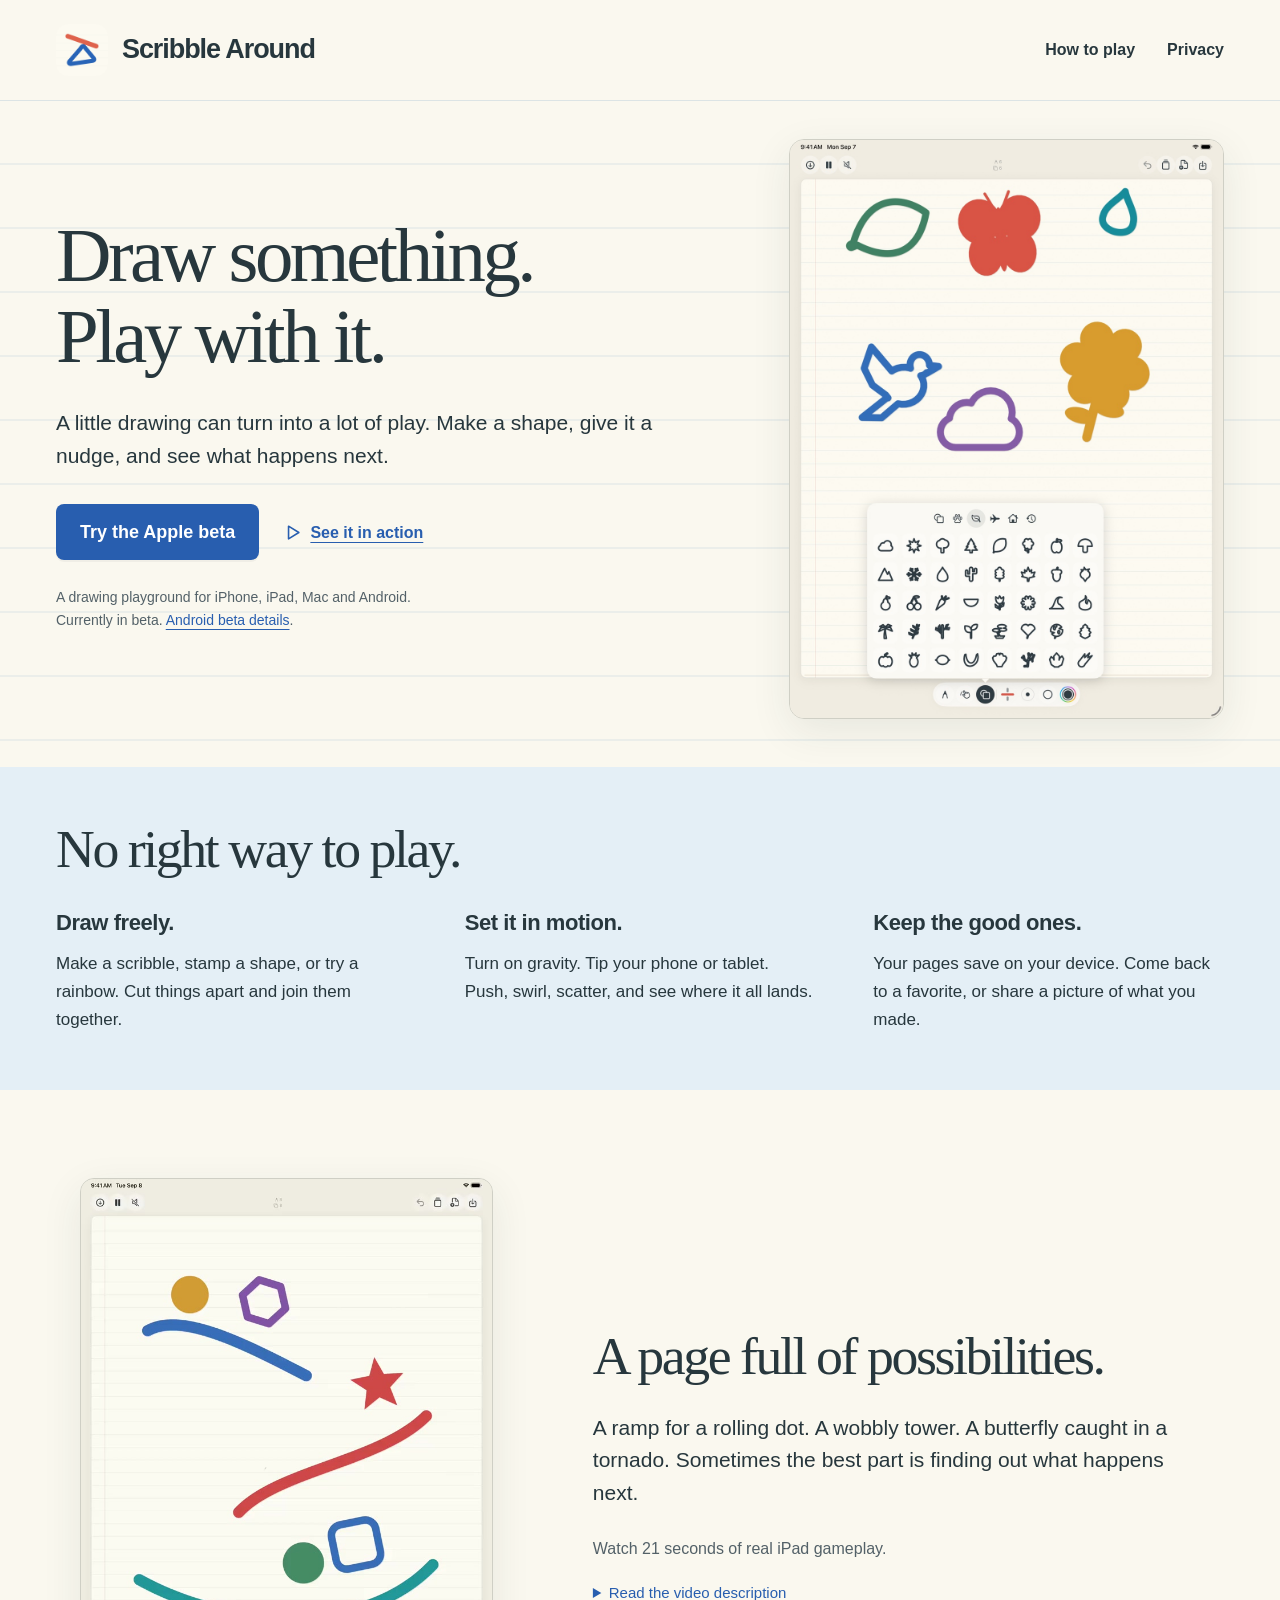
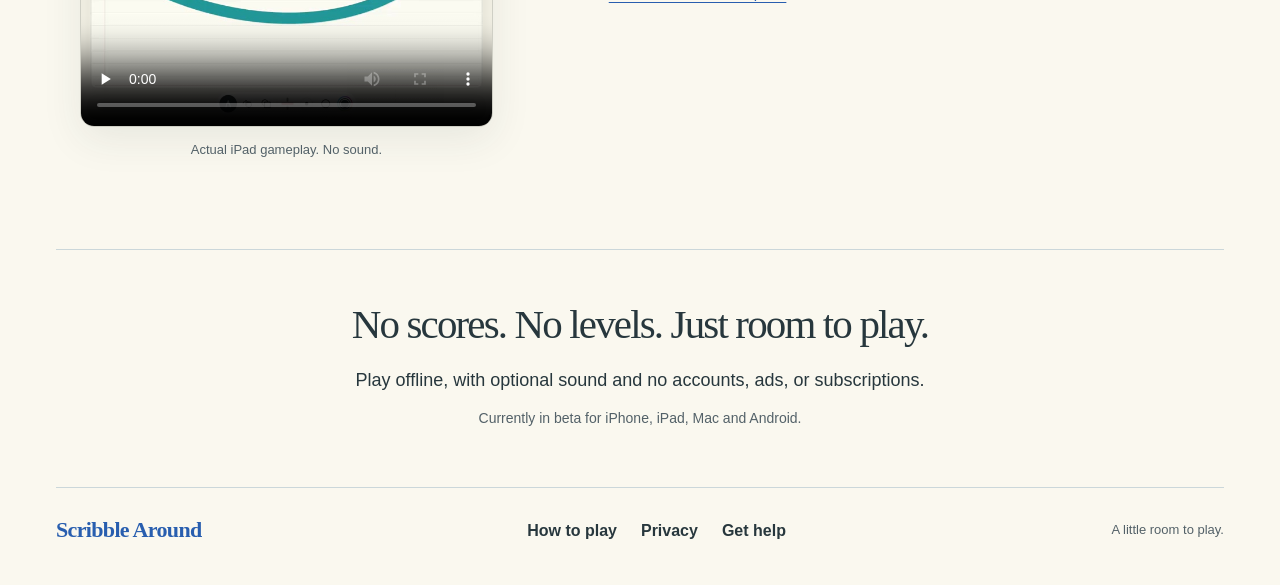
<file: index.html>
<!doctype html>
<html lang="en">
<head>
  <meta charset="utf-8">
  <meta name="viewport" content="width=device-width, initial-scale=1">
  <meta name="color-scheme" content="light dark">
  <meta name="theme-color" content="#faf8ef">
  <title>Scribble Around · Draw something. Play with it.</title>
  <meta name="description" content="An open-ended drawing playground for iPhone, iPad, Mac and Android. Draw, cut, build and see what happens. Currently in beta.">
  <link rel="canonical" href="https://scribblearound.com/">
  <meta property="og:type" content="website">
  <meta property="og:site_name" content="Scribble Around">
  <meta property="og:title" content="Scribble Around · Draw something. Play with it.">
  <meta property="og:description" content="An open-ended drawing playground for iPhone, iPad, Mac and Android. Draw, cut, build and see what happens. Currently in beta.">
  <meta property="og:url" content="https://scribblearound.com/">
  <meta property="og:image" content="https://scribblearound.com/assets/icon-light.png">
  <meta property="og:image:width" content="1024">
  <meta property="og:image:height" content="1024">
  <meta property="og:image:alt" content="A coral line balancing on a blue triangle on ruled paper, the Scribble Around icon.">
  <meta name="twitter:card" content="summary">
  <link rel="icon" type="image/png" href="./assets/icon-light.png">
  <link rel="apple-touch-icon" href="./assets/icon-light.png">
  <link rel="stylesheet" href="./assets/site.css">
</head>
<body>
<a class="skip-link" href="#main">Skip to content</a>
<header class="site-header wrap">
  <a class="brand" href="./" aria-label="Scribble Around home">
    <picture><source srcset="./assets/icon-dark.png" media="(prefers-color-scheme: dark)"><img src="./assets/icon-light.png" width="52" height="52" alt=""></picture>
    <span>Scribble Around</span>
  </a>
  <nav aria-label="Main navigation"><a href="./support/">How to play</a><a href="./privacy/">Privacy</a></nav>
</header>
<main id="main">
  <section class="hero paper-rules">
    <div class="wrap hero-grid">
      <div class="hero-copy">
        <h1>Draw something.<br>Play with it.</h1>
        <p class="lede">A little drawing can turn into a lot of play. Make a shape, give it a nudge, and see what happens next.</p>
        <div class="hero-actions"><a class="button" href="https://testflight.apple.com/join/5W5fPtdy">Try the Apple beta</a><a class="preview-link" href="#in-action"><svg width="22" height="22" viewBox="0 0 24 24" fill="none" aria-hidden="true"><path d="m7 4 13 8-13 8V4Z" stroke="currentColor" stroke-width="2" stroke-linejoin="round"/></svg>See it in action</a></div>
        <p class="availability">A drawing playground for iPhone, iPad, Mac and Android.<br>Currently in beta. <a href="https://danbretl.com/try">Android beta details</a>.</p>
      </div>
      <figure class="hero-media">
        <img src="./assets/shapes.jpg" width="1080" height="1440" fetchpriority="high" alt="An iPad canvas with a green leaf, coral butterfly, blue bird and other colorful shapes above the open Shapes bank.">
      </figure>
    </div>
  </section>
  <section class="possibilities" aria-labelledby="play-heading">
    <div class="wrap">
      <h2 id="play-heading">No right way to play.</h2>
      <div class="feature-columns">
        <div><h3>Draw freely.</h3><p>Make a scribble, stamp a shape, or try a rainbow. Cut things apart and join them together.</p></div>
        <div><h3>Set it in motion.</h3><p>Turn on gravity. Tip your phone or tablet. Push, swirl, scatter, and see where it all lands.</p></div>
        <div><h3>Keep the good ones.</h3><p>Your pages save on your device. Come back to a favorite, or share a picture of what you made.</p></div>
      </div>
    </div>
  </section>
  <section class="watch wrap" id="in-action" aria-labelledby="watch-heading">
    <figure class="video-frame">
      <video controls playsinline preload="none" poster="./assets/play-poster.jpg" width="720" height="960" aria-label="Scribble Around gameplay on iPad" aria-describedby="video-description">
        <source src="./assets/play.mp4" type="video/mp4">
        <p>Your browser cannot play this video. <a href="./assets/play.mp4">Open the gameplay video</a> or read its description beside it.</p>
      </video>
      <figcaption>Actual iPad gameplay. No sound.</figcaption>
    </figure>
    <div class="watch-copy">
      <h2 id="watch-heading">A page full of possibilities.</h2>
      <p class="lede">A ramp for a rolling dot. A wobbly tower. A butterfly caught in a tornado. Sometimes the best part is finding out what happens next.</p>
      <p>Watch 21 seconds of real iPad gameplay.</p>
      <details id="video-description"><summary>Read the video description</summary><div><p><strong>0–7 seconds:</strong> Colorful curves and shapes fall, collide and settle when gravity turns on.</p><p><strong>7–14 seconds:</strong> A stroke cuts a blue ring in two. The Push tool moves the pieces apart.</p><p><strong>14–21 seconds:</strong> Shapes swirl around a held Tornado and keep moving after it is released.</p></div></details>
    </div>
  </section>
  <section class="quiet wrap" aria-labelledby="quiet-heading">
    <h2 id="quiet-heading">No scores. No levels.<br class="mobile-break"> Just room to play.</h2>
    <p>Play offline, with optional sound and no accounts, ads, or subscriptions.</p>
    <p class="availability">Currently in beta for iPhone, iPad, Mac and Android.</p>
  </section>
</main>

<footer class="site-footer wrap">
  <a class="footer-brand" href="./">Scribble Around</a>
  <nav aria-label="Footer navigation"><a href="./support/">How to play</a><a href="./privacy/">Privacy</a><a href="./support/#get-help">Get help</a></nav>
  <p>A little room to play.</p>
</footer>
</body>
</html>
</file>
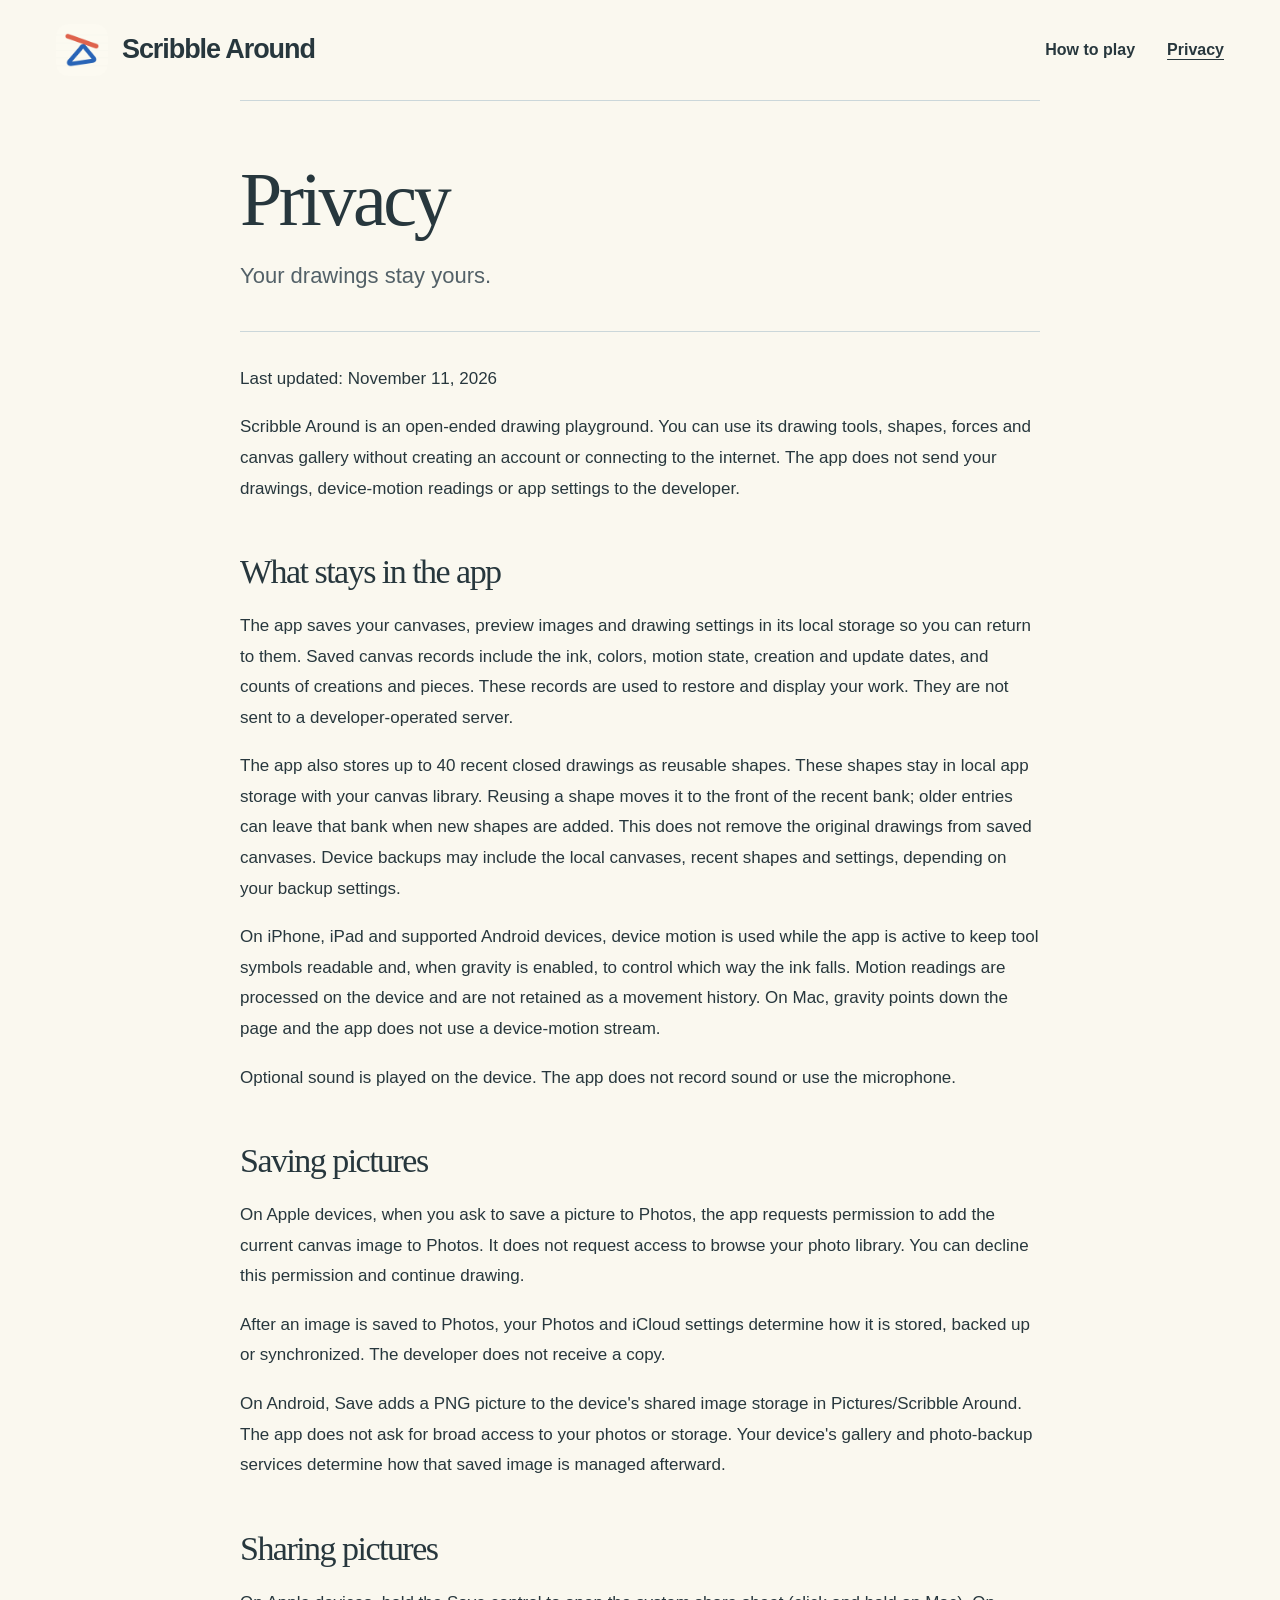
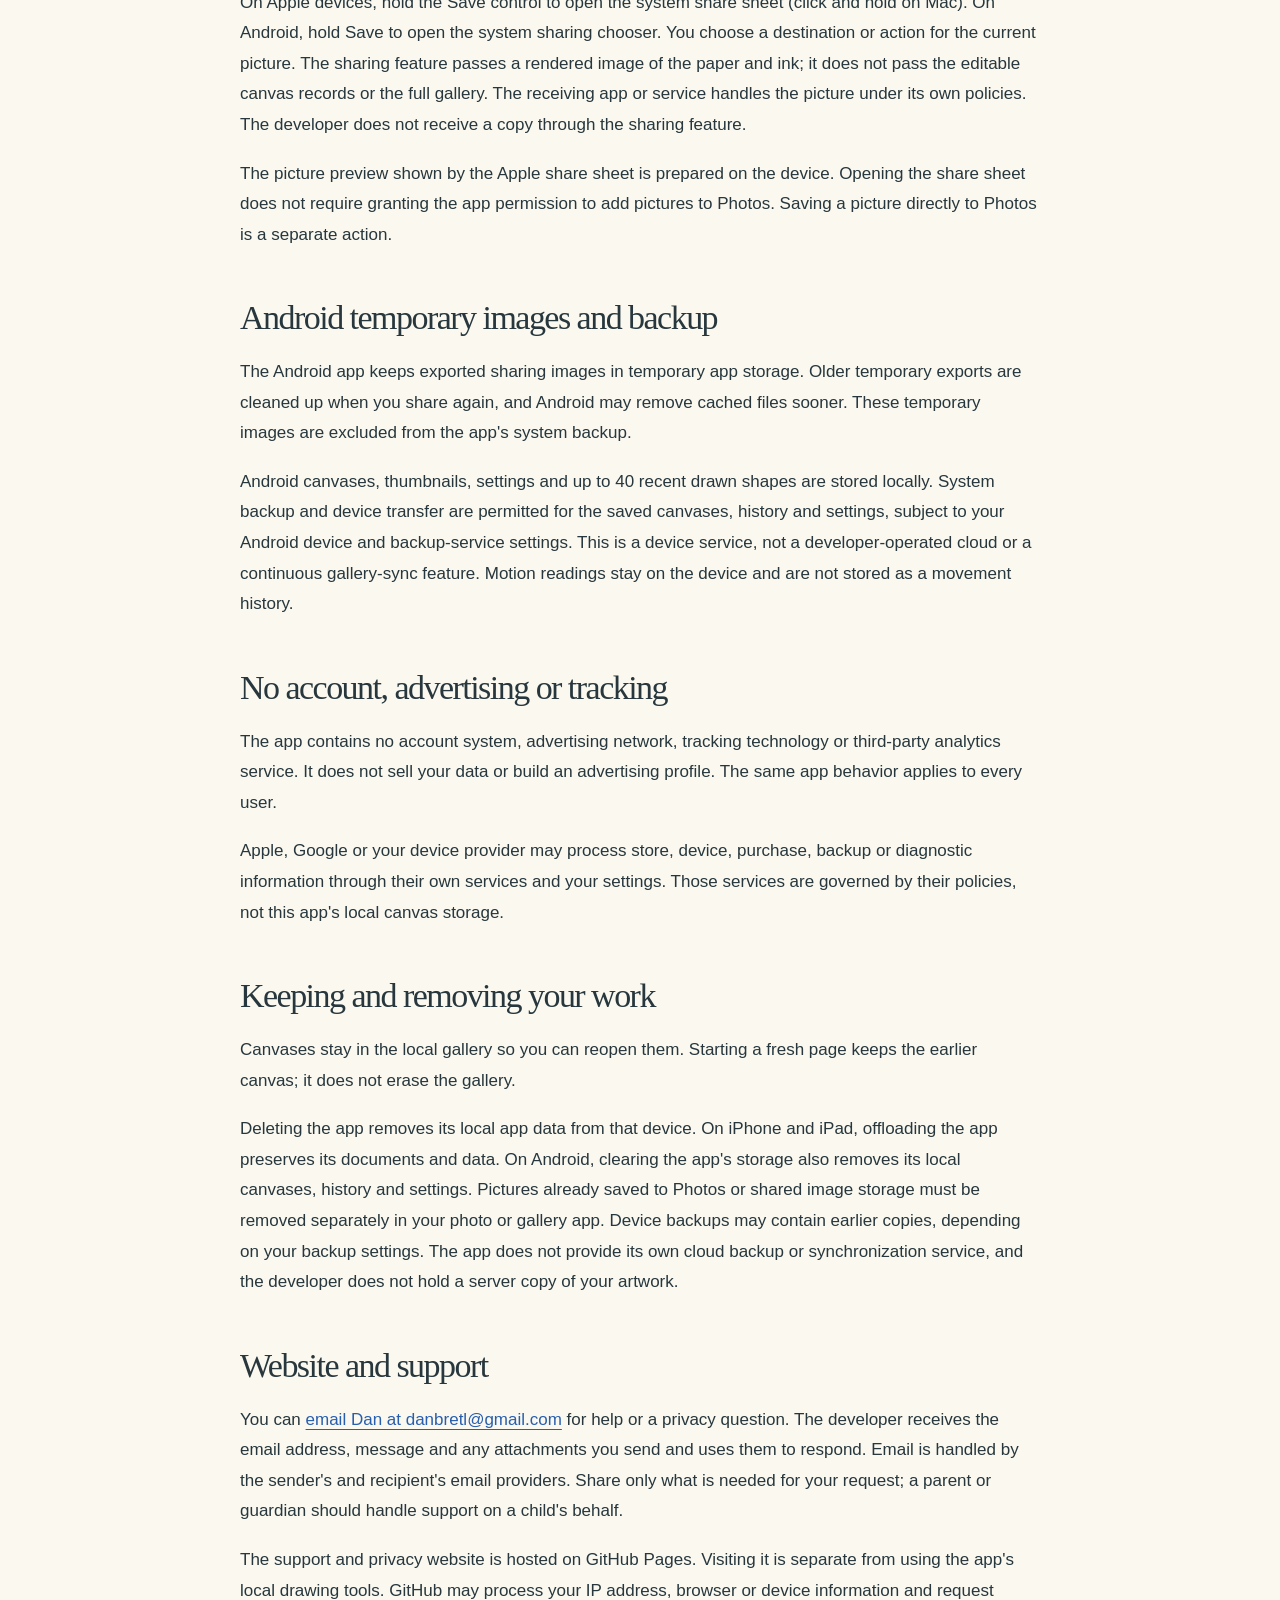
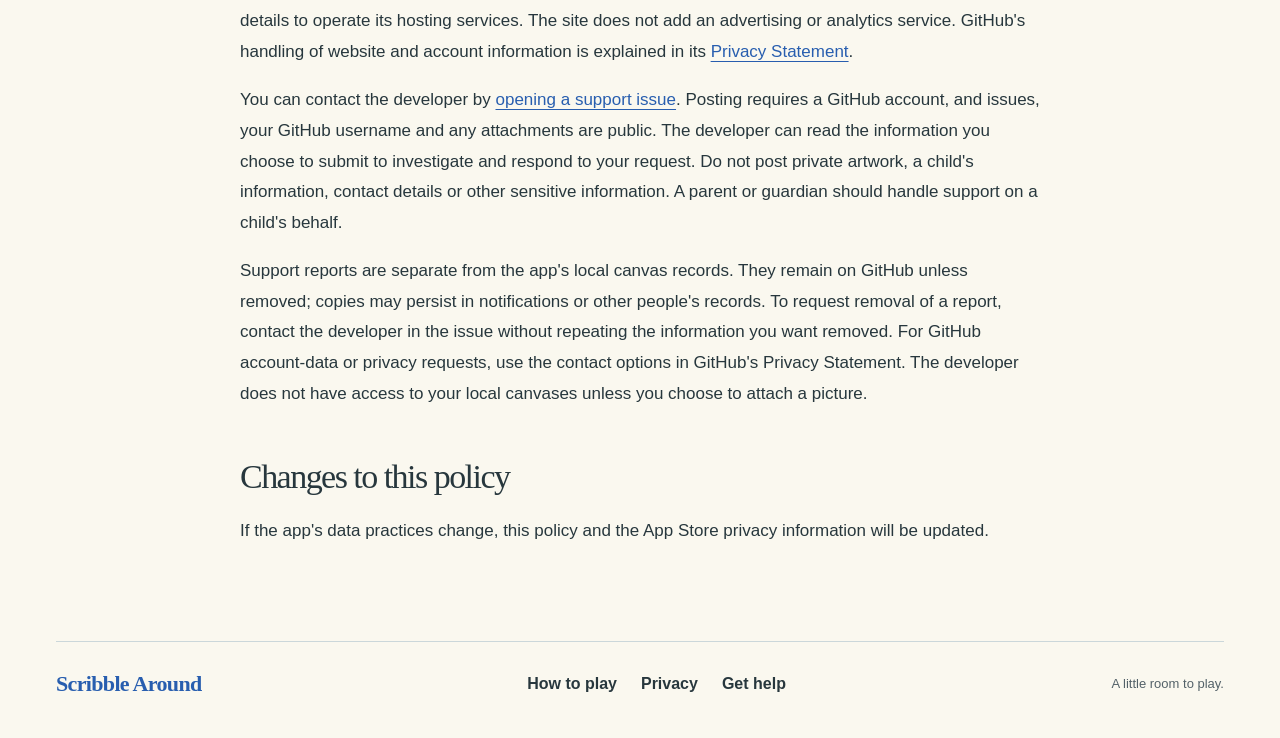
<file: privacy/index.html>
<!doctype html>
<html lang="en">
<head>
  <meta charset="utf-8">
  <meta name="viewport" content="width=device-width, initial-scale=1">
  <meta name="color-scheme" content="light dark">
  <meta name="theme-color" content="#faf8ef">
  <title>Privacy · Scribble Around</title>
  <meta name="description" content="How Scribble Around stores drawings on your device, uses permissions, and handles website and support information.">
  <link rel="canonical" href="https://scribblearound.com/privacy/">
  <meta property="og:type" content="website">
  <meta property="og:site_name" content="Scribble Around">
  <meta property="og:title" content="Privacy · Scribble Around">
  <meta property="og:description" content="How Scribble Around stores drawings on your device, uses permissions, and handles website and support information.">
  <meta property="og:url" content="https://scribblearound.com/privacy/">
  <meta property="og:image" content="https://scribblearound.com/assets/icon-light.png">
  <meta property="og:image:width" content="1024">
  <meta property="og:image:height" content="1024">
  <meta property="og:image:alt" content="A coral line balancing on a blue triangle on ruled paper, the Scribble Around icon.">
  <meta name="twitter:card" content="summary">
  <link rel="icon" type="image/png" href="../assets/icon-light.png">
  <link rel="apple-touch-icon" href="../assets/icon-light.png">
  <link rel="stylesheet" href="../assets/site.css">
</head>
<body>
<a class="skip-link" href="#main">Skip to content</a>
<header class="site-header wrap">
  <a class="brand" href="../" aria-label="Scribble Around home">
    <picture><source srcset="../assets/icon-dark.png" media="(prefers-color-scheme: dark)"><img src="../assets/icon-light.png" width="52" height="52" alt=""></picture>
    <span>Scribble Around</span>
  </a>
  <nav aria-label="Main navigation"><a href="../support/">How to play</a><a href="../privacy/" aria-current="page">Privacy</a></nav>
</header>
<main id="main" class="document wrap"><header class="document-header"><h1>Privacy</h1><p>Your drawings stay yours.</p></header>
<p>Last updated: November 11, 2026</p>
<p>Scribble Around is an open-ended drawing playground. You can use its drawing tools, shapes, forces and canvas gallery without creating an account or connecting to the internet. The app does not send your drawings, device-motion readings or app settings to the developer.</p>
<h2 id="what-stays-in-the-app">What stays in the app</h2>
<p>The app saves your canvases, preview images and drawing settings in its local storage so you can return to them. Saved canvas records include the ink, colors, motion state, creation and update dates, and counts of creations and pieces. These records are used to restore and display your work. They are not sent to a developer-operated server.</p>
<p>The app also stores up to 40 recent closed drawings as reusable shapes. These shapes stay in local app storage with your canvas library. Reusing a shape moves it to the front of the recent bank; older entries can leave that bank when new shapes are added. This does not remove the original drawings from saved canvases. Device backups may include the local canvases, recent shapes and settings, depending on your backup settings.</p>
<p>On iPhone, iPad and supported Android devices, device motion is used while the app is active to keep tool symbols readable and, when gravity is enabled, to control which way the ink falls. Motion readings are processed on the device and are not retained as a movement history. On Mac, gravity points down the page and the app does not use a device-motion stream.</p>
<p>Optional sound is played on the device. The app does not record sound or use the microphone.</p>
<h2 id="saving-pictures">Saving pictures</h2>
<p>On Apple devices, when you ask to save a picture to Photos, the app requests permission to add the current canvas image to Photos. It does not request access to browse your photo library. You can decline this permission and continue drawing.</p>
<p>After an image is saved to Photos, your Photos and iCloud settings determine how it is stored, backed up or synchronized. The developer does not receive a copy.</p>
<p>On Android, Save adds a PNG picture to the device&#x27;s shared image storage in Pictures/Scribble Around. The app does not ask for broad access to your photos or storage. Your device&#x27;s gallery and photo-backup services determine how that saved image is managed afterward.</p>
<h2 id="android-sharing-and-local-storage">Sharing pictures</h2>
<p>On Apple devices, hold the Save control to open the system share sheet (click and hold on Mac). On Android, hold Save to open the system sharing chooser. You choose a destination or action for the current picture. The sharing feature passes a rendered image of the paper and ink; it does not pass the editable canvas records or the full gallery. The receiving app or service handles the picture under its own policies. The developer does not receive a copy through the sharing feature.</p>
<p>The picture preview shown by the Apple share sheet is prepared on the device. Opening the share sheet does not require granting the app permission to add pictures to Photos. Saving a picture directly to Photos is a separate action.</p>
<h2 id="android-temporary-images-and-backup">Android temporary images and backup</h2>
<p>The Android app keeps exported sharing images in temporary app storage. Older temporary exports are cleaned up when you share again, and Android may remove cached files sooner. These temporary images are excluded from the app&#x27;s system backup.</p>
<p>Android canvases, thumbnails, settings and up to 40 recent drawn shapes are stored locally. System backup and device transfer are permitted for the saved canvases, history and settings, subject to your Android device and backup-service settings. This is a device service, not a developer-operated cloud or a continuous gallery-sync feature. Motion readings stay on the device and are not stored as a movement history.</p>
<h2 id="no-account-advertising-or-tracking">No account, advertising or tracking</h2>
<p>The app contains no account system, advertising network, tracking technology or third-party analytics service. It does not sell your data or build an advertising profile. The same app behavior applies to every user.</p>
<p>Apple, Google or your device provider may process store, device, purchase, backup or diagnostic information through their own services and your settings. Those services are governed by their policies, not this app&#x27;s local canvas storage.</p>
<h2 id="keeping-and-removing-your-work">Keeping and removing your work</h2>
<p>Canvases stay in the local gallery so you can reopen them. Starting a fresh page keeps the earlier canvas; it does not erase the gallery.</p>
<p>Deleting the app removes its local app data from that device. On iPhone and iPad, offloading the app preserves its documents and data. On Android, clearing the app&#x27;s storage also removes its local canvases, history and settings. Pictures already saved to Photos or shared image storage must be removed separately in your photo or gallery app. Device backups may contain earlier copies, depending on your backup settings. The app does not provide its own cloud backup or synchronization service, and the developer does not hold a server copy of your artwork.</p>
<h2 id="website-and-support">Website and support</h2>
<p>You can <a href="mailto:danbretl@gmail.com">email Dan at danbretl@gmail.com</a> for help or a privacy question. The developer receives the email address, message and any attachments you send and uses them to respond. Email is handled by the sender&#x27;s and recipient&#x27;s email providers. Share only what is needed for your request; a parent or guardian should handle support on a child&#x27;s behalf.</p>
<p>The support and privacy website is hosted on GitHub Pages. Visiting it is separate from using the app&#x27;s local drawing tools. GitHub may process your IP address, browser or device information and request details to operate its hosting services. The site does not add an advertising or analytics service. GitHub&#x27;s handling of website and account information is explained in its <a href="https://docs.github.com/en/site-policy/privacy-policies/github-general-privacy-statement">Privacy Statement</a>.</p>
<p>You can contact the developer by <a href="https://github.com/danbretl/stick-physics-support/issues/new">opening a support issue</a>. Posting requires a GitHub account, and issues, your GitHub username and any attachments are public. The developer can read the information you choose to submit to investigate and respond to your request. Do not post private artwork, a child&#x27;s information, contact details or other sensitive information. A parent or guardian should handle support on a child&#x27;s behalf.</p>
<p>Support reports are separate from the app&#x27;s local canvas records. They remain on GitHub unless removed; copies may persist in notifications or other people&#x27;s records. To request removal of a report, contact the developer in the issue without repeating the information you want removed. For GitHub account-data or privacy requests, use the contact options in GitHub&#x27;s Privacy Statement. The developer does not have access to your local canvases unless you choose to attach a picture.</p>
<h2 id="changes-to-this-policy">Changes to this policy</h2>
<p>If the app&#x27;s data practices change, this policy and the App Store privacy information will be updated.</p>
</main>
<footer class="site-footer wrap">
  <a class="footer-brand" href="../">Scribble Around</a>
  <nav aria-label="Footer navigation"><a href="../support/">How to play</a><a href="../privacy/">Privacy</a><a href="../support/#get-help">Get help</a></nav>
  <p>A little room to play.</p>
</footer>
</body>
</html>
</file>
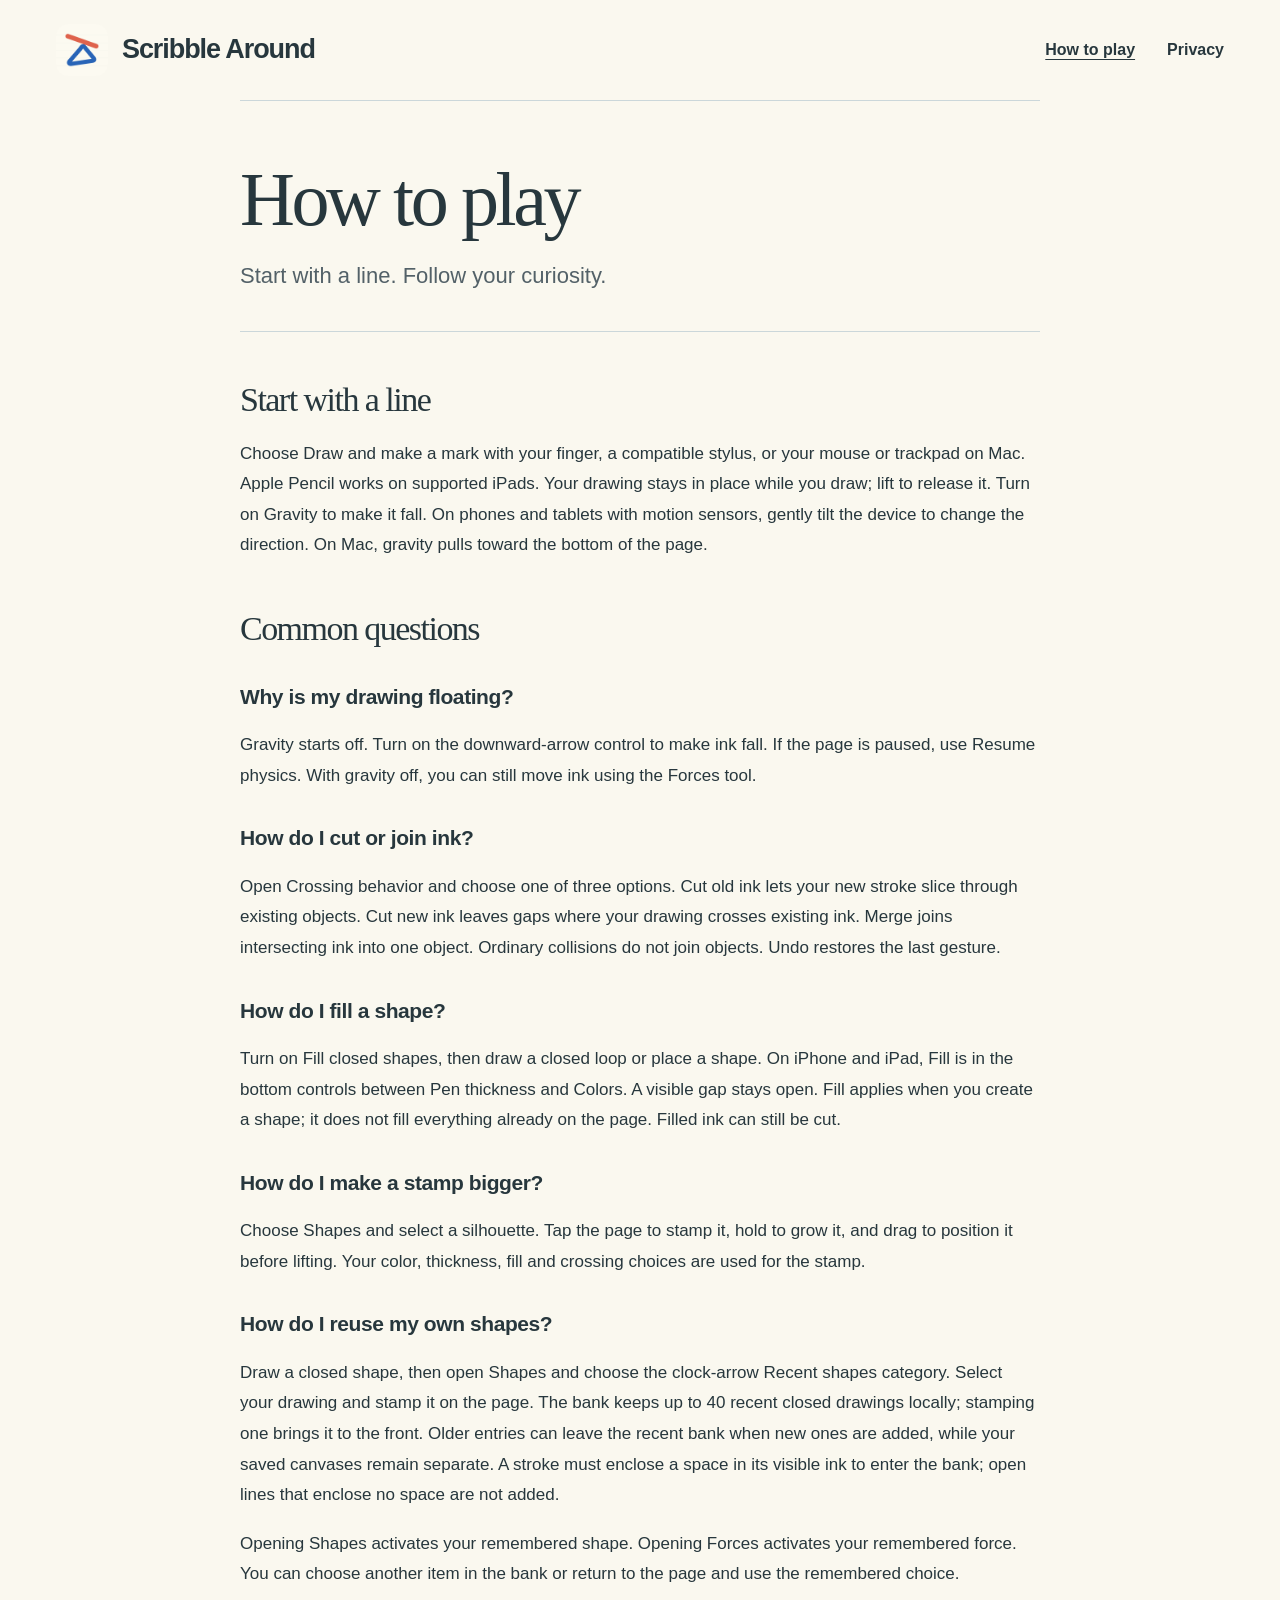
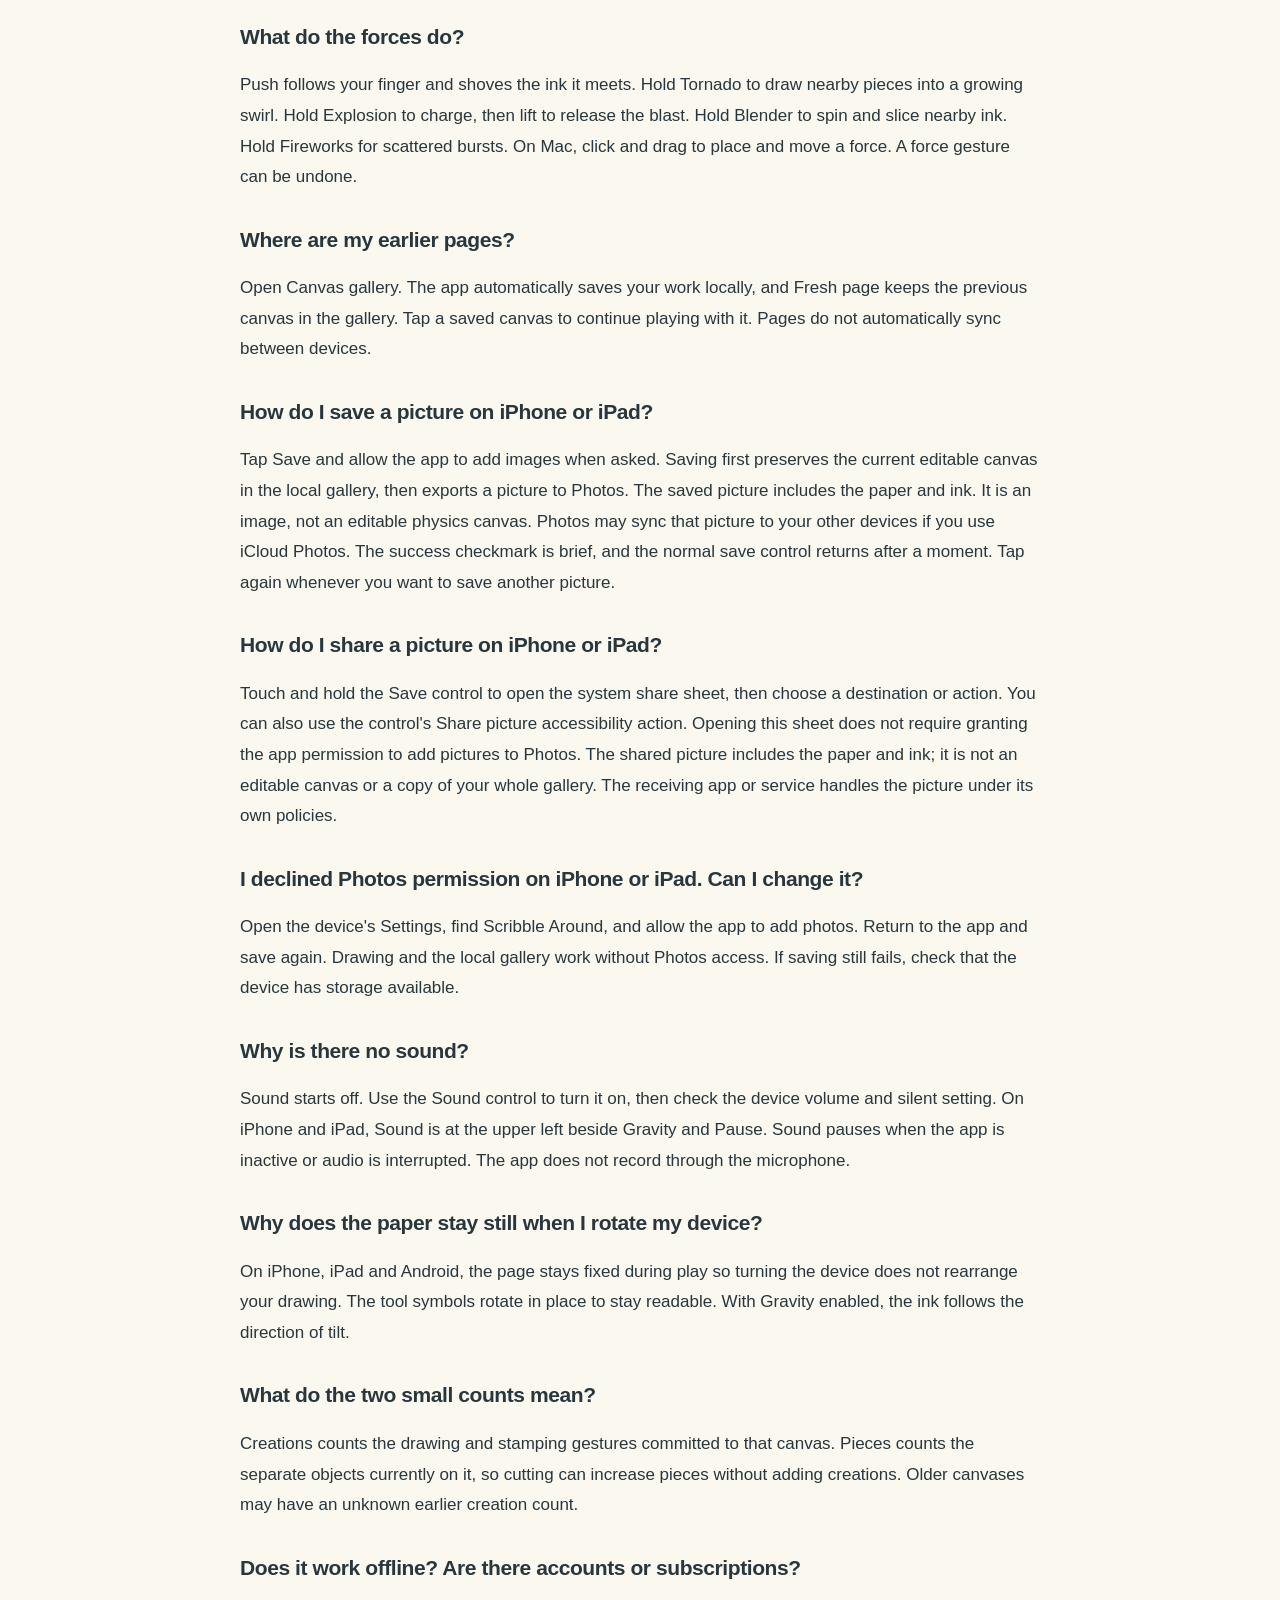
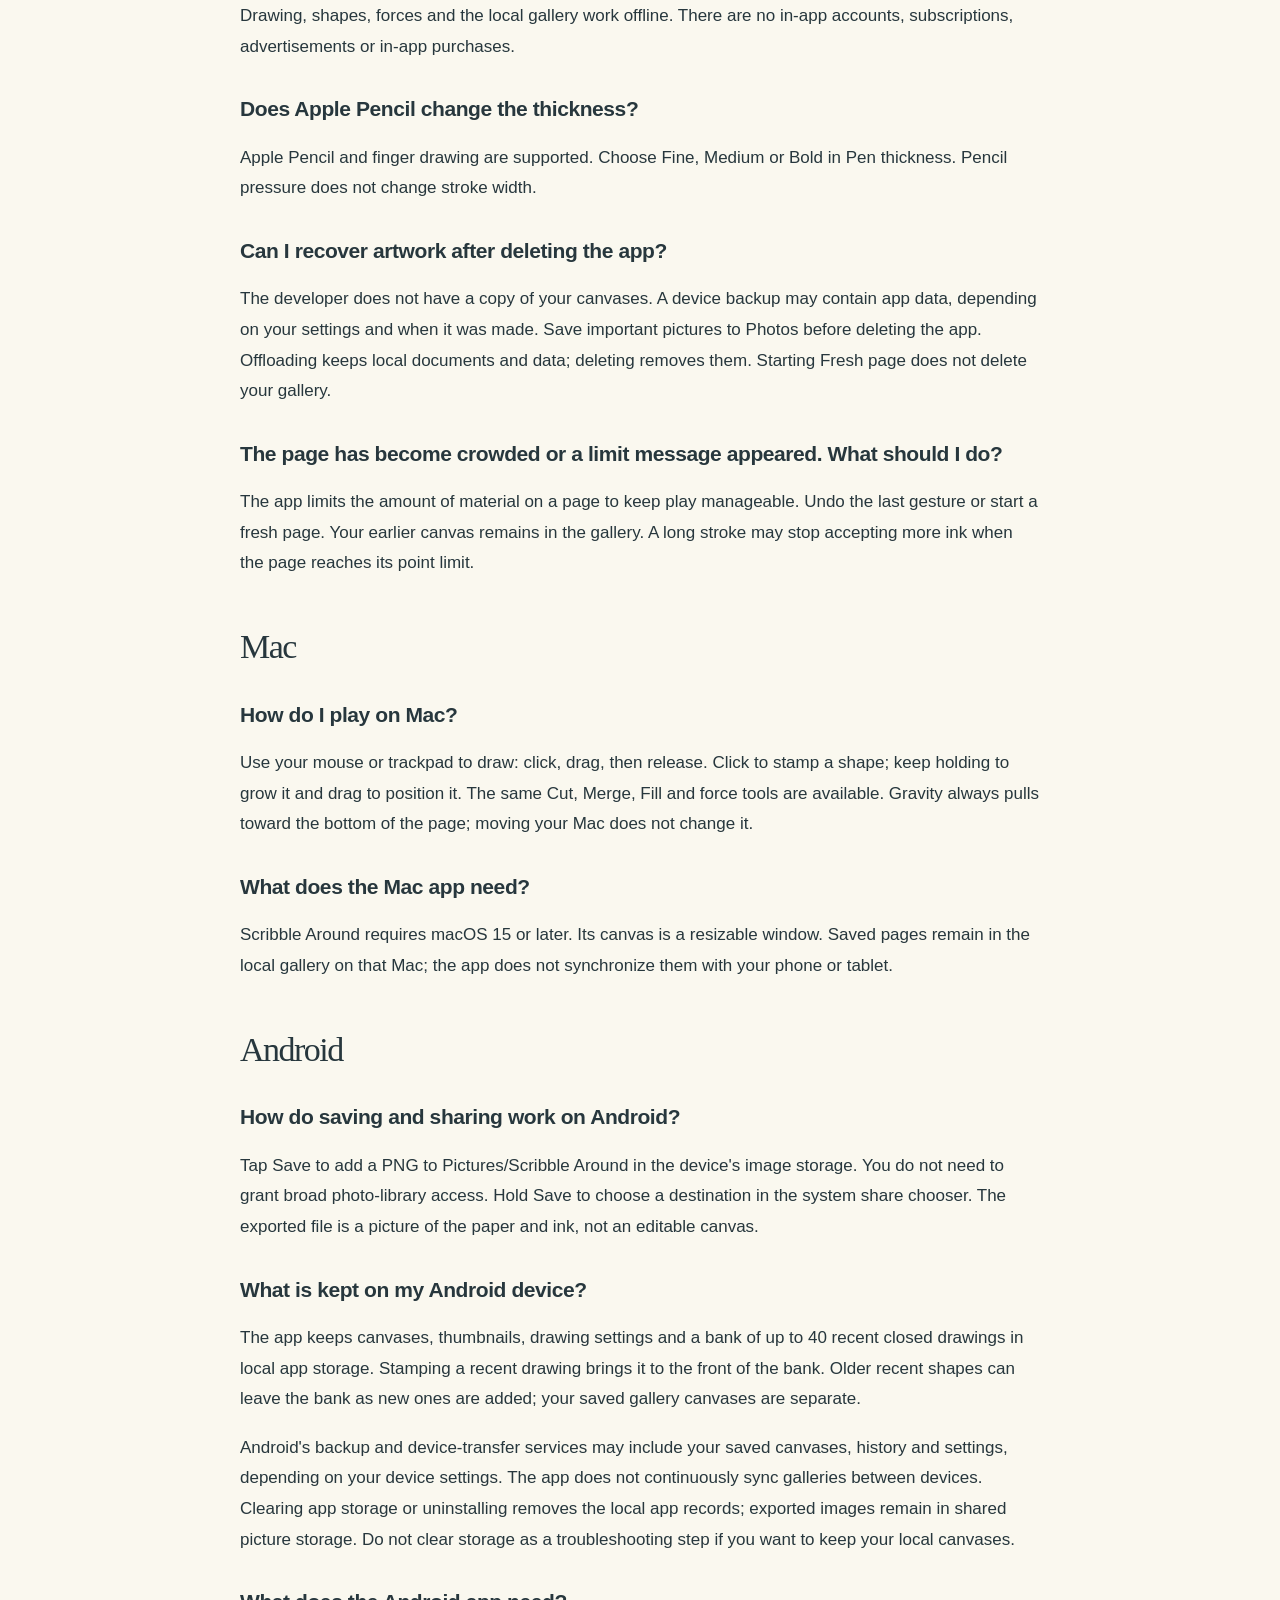
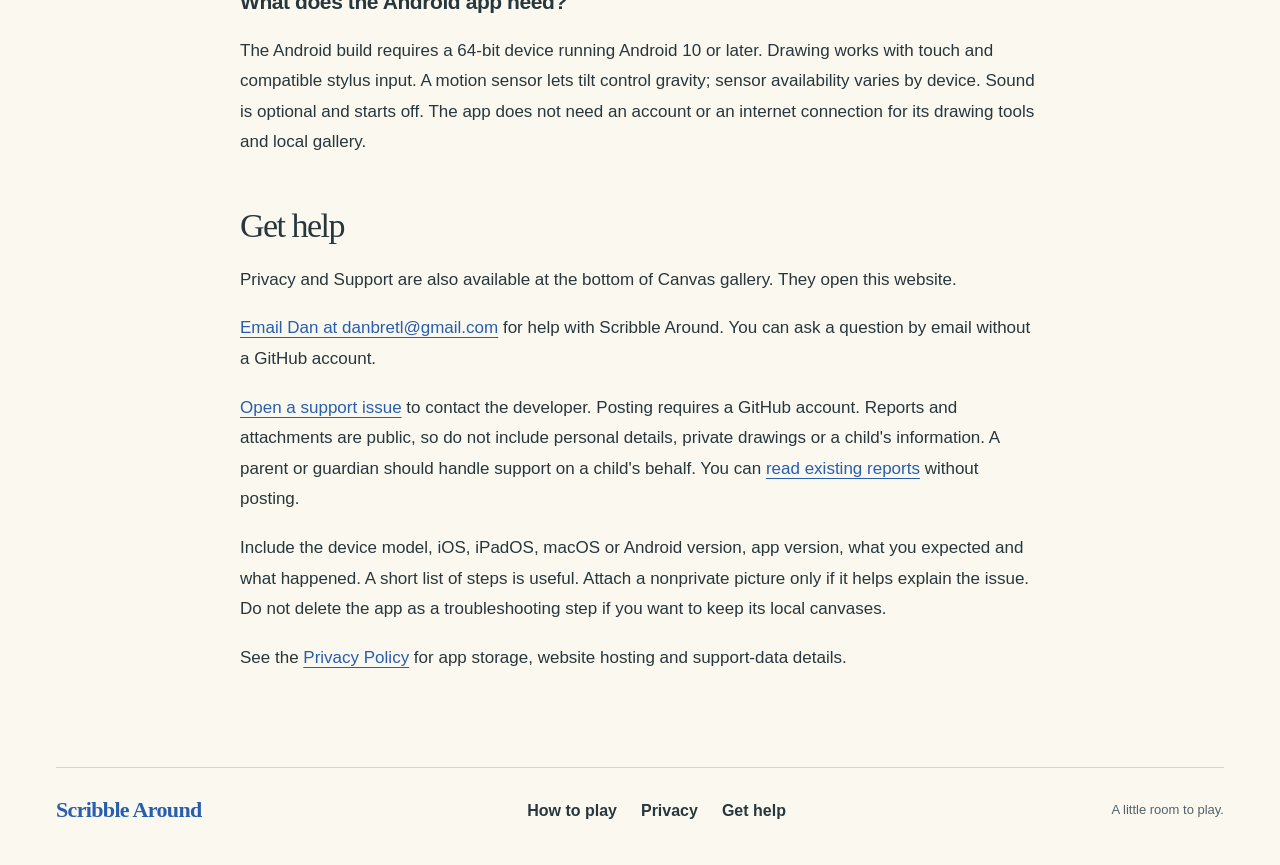
<file: support/index.html>
<!doctype html>
<html lang="en">
<head>
  <meta charset="utf-8">
  <meta name="viewport" content="width=device-width, initial-scale=1">
  <meta name="color-scheme" content="light dark">
  <meta name="theme-color" content="#faf8ef">
  <title>How to play · Scribble Around</title>
  <meta name="description" content="Get started with Scribble Around. Drawing, shapes, forces, saving, sharing and help for iPhone, iPad, Mac and Android.">
  <link rel="canonical" href="https://scribblearound.com/support/">
  <meta property="og:type" content="website">
  <meta property="og:site_name" content="Scribble Around">
  <meta property="og:title" content="How to play · Scribble Around">
  <meta property="og:description" content="Get started with Scribble Around. Drawing, shapes, forces, saving, sharing and help for iPhone, iPad, Mac and Android.">
  <meta property="og:url" content="https://scribblearound.com/support/">
  <meta property="og:image" content="https://scribblearound.com/assets/icon-light.png">
  <meta property="og:image:width" content="1024">
  <meta property="og:image:height" content="1024">
  <meta property="og:image:alt" content="A coral line balancing on a blue triangle on ruled paper, the Scribble Around icon.">
  <meta name="twitter:card" content="summary">
  <link rel="icon" type="image/png" href="../assets/icon-light.png">
  <link rel="apple-touch-icon" href="../assets/icon-light.png">
  <link rel="stylesheet" href="../assets/site.css">
</head>
<body>
<a class="skip-link" href="#main">Skip to content</a>
<header class="site-header wrap">
  <a class="brand" href="../" aria-label="Scribble Around home">
    <picture><source srcset="../assets/icon-dark.png" media="(prefers-color-scheme: dark)"><img src="../assets/icon-light.png" width="52" height="52" alt=""></picture>
    <span>Scribble Around</span>
  </a>
  <nav aria-label="Main navigation"><a href="../support/" aria-current="page">How to play</a><a href="../privacy/">Privacy</a></nav>
</header>
<main id="main" class="document wrap"><header class="document-header"><h1>How to play</h1><p>Start with a line. Follow your curiosity.</p></header>
<h2 id="start-with-a-line">Start with a line</h2>
<p>Choose Draw and make a mark with your finger, a compatible stylus, or your mouse or trackpad on Mac. Apple Pencil works on supported iPads. Your drawing stays in place while you draw; lift to release it. Turn on Gravity to make it fall. On phones and tablets with motion sensors, gently tilt the device to change the direction. On Mac, gravity pulls toward the bottom of the page.</p>
<h2 id="common-questions">Common questions</h2>
<h3 id="why-is-my-drawing-floating">Why is my drawing floating?</h3>
<p>Gravity starts off. Turn on the downward-arrow control to make ink fall. If the page is paused, use Resume physics. With gravity off, you can still move ink using the Forces tool.</p>
<h3 id="how-do-i-cut-or-join-ink">How do I cut or join ink?</h3>
<p>Open Crossing behavior and choose one of three options. Cut old ink lets your new stroke slice through existing objects. Cut new ink leaves gaps where your drawing crosses existing ink. Merge joins intersecting ink into one object. Ordinary collisions do not join objects. Undo restores the last gesture.</p>
<h3 id="how-do-i-fill-a-shape">How do I fill a shape?</h3>
<p>Turn on Fill closed shapes, then draw a closed loop or place a shape. On iPhone and iPad, Fill is in the bottom controls between Pen thickness and Colors. A visible gap stays open. Fill applies when you create a shape; it does not fill everything already on the page. Filled ink can still be cut.</p>
<h3 id="how-do-i-make-a-stamp-bigger">How do I make a stamp bigger?</h3>
<p>Choose Shapes and select a silhouette. Tap the page to stamp it, hold to grow it, and drag to position it before lifting. Your color, thickness, fill and crossing choices are used for the stamp.</p>
<h3 id="how-do-i-reuse-my-own-shapes">How do I reuse my own shapes?</h3>
<p>Draw a closed shape, then open Shapes and choose the clock-arrow Recent shapes category. Select your drawing and stamp it on the page. The bank keeps up to 40 recent closed drawings locally; stamping one brings it to the front. Older entries can leave the recent bank when new ones are added, while your saved canvases remain separate. A stroke must enclose a space in its visible ink to enter the bank; open lines that enclose no space are not added.</p>
<p>Opening Shapes activates your remembered shape. Opening Forces activates your remembered force. You can choose another item in the bank or return to the page and use the remembered choice.</p>
<h3 id="what-do-the-forces-do">What do the forces do?</h3>
<p>Push follows your finger and shoves the ink it meets. Hold Tornado to draw nearby pieces into a growing swirl. Hold Explosion to charge, then lift to release the blast. Hold Blender to spin and slice nearby ink. Hold Fireworks for scattered bursts. On Mac, click and drag to place and move a force. A force gesture can be undone.</p>
<h3 id="where-are-my-earlier-pages">Where are my earlier pages?</h3>
<p>Open Canvas gallery. The app automatically saves your work locally, and Fresh page keeps the previous canvas in the gallery. Tap a saved canvas to continue playing with it. Pages do not automatically sync between devices.</p>
<h3 id="how-do-i-save-a-picture">How do I save a picture on iPhone or iPad?</h3>
<p>Tap Save and allow the app to add images when asked. Saving first preserves the current editable canvas in the local gallery, then exports a picture to Photos. The saved picture includes the paper and ink. It is an image, not an editable physics canvas. Photos may sync that picture to your other devices if you use iCloud Photos. The success checkmark is brief, and the normal save control returns after a moment. Tap again whenever you want to save another picture.</p>
<h3 id="how-do-i-share-a-picture-on-iphone-or-ipad">How do I share a picture on iPhone or iPad?</h3>
<p>Touch and hold the Save control to open the system share sheet, then choose a destination or action. You can also use the control&#x27;s Share picture accessibility action. Opening this sheet does not require granting the app permission to add pictures to Photos. The shared picture includes the paper and ink; it is not an editable canvas or a copy of your whole gallery. The receiving app or service handles the picture under its own policies.</p>
<h3 id="i-declined-photos-permission-can-i-change-it">I declined Photos permission on iPhone or iPad. Can I change it?</h3>
<p>Open the device&#x27;s Settings, find Scribble Around, and allow the app to add photos. Return to the app and save again. Drawing and the local gallery work without Photos access. If saving still fails, check that the device has storage available.</p>
<h3 id="why-is-there-no-sound">Why is there no sound?</h3>
<p>Sound starts off. Use the Sound control to turn it on, then check the device volume and silent setting. On iPhone and iPad, Sound is at the upper left beside Gravity and Pause. Sound pauses when the app is inactive or audio is interrupted. The app does not record through the microphone.</p>
<h3 id="why-does-the-paper-stay-still-when-i-rotate-my-device">Why does the paper stay still when I rotate my device?</h3>
<p>On iPhone, iPad and Android, the page stays fixed during play so turning the device does not rearrange your drawing. The tool symbols rotate in place to stay readable. With Gravity enabled, the ink follows the direction of tilt.</p>
<h3 id="what-do-the-two-small-counts-mean">What do the two small counts mean?</h3>
<p>Creations counts the drawing and stamping gestures committed to that canvas. Pieces counts the separate objects currently on it, so cutting can increase pieces without adding creations. Older canvases may have an unknown earlier creation count.</p>
<h3 id="does-it-work-offline-are-there-accounts-or-subscriptions">Does it work offline? Are there accounts or subscriptions?</h3>
<p>Drawing, shapes, forces and the local gallery work offline. There are no in-app accounts, subscriptions, advertisements or in-app purchases.</p>
<h3 id="does-apple-pencil-change-the-thickness">Does Apple Pencil change the thickness?</h3>
<p>Apple Pencil and finger drawing are supported. Choose Fine, Medium or Bold in Pen thickness. Pencil pressure does not change stroke width.</p>
<h3 id="can-i-recover-artwork-after-deleting-the-app">Can I recover artwork after deleting the app?</h3>
<p>The developer does not have a copy of your canvases. A device backup may contain app data, depending on your settings and when it was made. Save important pictures to Photos before deleting the app. Offloading keeps local documents and data; deleting removes them. Starting Fresh page does not delete your gallery.</p>
<h3 id="the-page-has-become-crowded-or-a-limit-message-appeared-what-should-i-do">The page has become crowded or a limit message appeared. What should I do?</h3>
<p>The app limits the amount of material on a page to keep play manageable. Undo the last gesture or start a fresh page. Your earlier canvas remains in the gallery. A long stroke may stop accepting more ink when the page reaches its point limit.</p>
<h2 id="mac">Mac</h2>
<h3 id="how-do-i-play-on-mac">How do I play on Mac?</h3>
<p>Use your mouse or trackpad to draw: click, drag, then release. Click to stamp a shape; keep holding to grow it and drag to position it. The same Cut, Merge, Fill and force tools are available. Gravity always pulls toward the bottom of the page; moving your Mac does not change it.</p>
<h3 id="what-does-the-mac-app-need">What does the Mac app need?</h3>
<p>Scribble Around requires macOS 15 or later. Its canvas is a resizable window. Saved pages remain in the local gallery on that Mac; the app does not synchronize them with your phone or tablet.</p>
<h2 id="android">Android</h2>
<h3 id="how-do-saving-and-sharing-work-on-android">How do saving and sharing work on Android?</h3>
<p>Tap Save to add a PNG to Pictures/Scribble Around in the device&#x27;s image storage. You do not need to grant broad photo-library access. Hold Save to choose a destination in the system share chooser. The exported file is a picture of the paper and ink, not an editable canvas.</p>
<h3 id="what-is-kept-on-my-android-device">What is kept on my Android device?</h3>
<p>The app keeps canvases, thumbnails, drawing settings and a bank of up to 40 recent closed drawings in local app storage. Stamping a recent drawing brings it to the front of the bank. Older recent shapes can leave the bank as new ones are added; your saved gallery canvases are separate.</p>
<p>Android&#x27;s backup and device-transfer services may include your saved canvases, history and settings, depending on your device settings. The app does not continuously sync galleries between devices. Clearing app storage or uninstalling removes the local app records; exported images remain in shared picture storage. Do not clear storage as a troubleshooting step if you want to keep your local canvases.</p>
<h3 id="what-does-the-android-app-need">What does the Android app need?</h3>
<p>The Android build requires a 64-bit device running Android 10 or later. Drawing works with touch and compatible stylus input. A motion sensor lets tilt control gravity; sensor availability varies by device. Sound is optional and starts off. The app does not need an account or an internet connection for its drawing tools and local gallery.</p>
<h2 id="get-help">Get help</h2>
<p>Privacy and Support are also available at the bottom of Canvas gallery. They open this website.</p>
<p><a href="mailto:danbretl@gmail.com">Email Dan at danbretl@gmail.com</a> for help with Scribble Around. You can ask a question by email without a GitHub account.</p>
<p><a href="https://github.com/danbretl/stick-physics-support/issues/new">Open a support issue</a> to contact the developer. Posting requires a GitHub account. Reports and attachments are public, so do not include personal details, private drawings or a child&#x27;s information. A parent or guardian should handle support on a child&#x27;s behalf. You can <a href="https://github.com/danbretl/stick-physics-support/issues">read existing reports</a> without posting.</p>
<p>Include the device model, iOS, iPadOS, macOS or Android version, app version, what you expected and what happened. A short list of steps is useful. Attach a nonprivate picture only if it helps explain the issue. Do not delete the app as a troubleshooting step if you want to keep its local canvases.</p>
<p>See the <a href="https://scribblearound.com/privacy/">Privacy Policy</a> for app storage, website hosting and support-data details.</p>
</main>
<footer class="site-footer wrap">
  <a class="footer-brand" href="../">Scribble Around</a>
  <nav aria-label="Footer navigation"><a href="../support/">How to play</a><a href="../privacy/">Privacy</a><a href="../support/#get-help">Get help</a></nav>
  <p>A little room to play.</p>
</footer>
</body>
</html>
</file>
<file: assets/site.css>
:root{color-scheme:light dark;--paper:#faf8ef;--ink:#27373d;--muted:#536168;--blue:#285eaf;--band:#e4eff6;--rule:#cbd7da;--paper-rule:#dce4e5;--focus:#a63e27;--shadow:0 12px 40px #27373d16}
*{box-sizing:border-box}html{scroll-behavior:smooth;scroll-padding-top:32px}body{margin:0;background:var(--paper);color:var(--ink);font:18px/1.6 -apple-system,BlinkMacSystemFont,"Segoe UI",sans-serif;-webkit-font-smoothing:antialiased}a{color:var(--blue);text-underline-offset:4px}a:hover{text-decoration-thickness:2px}a:focus-visible,summary:focus-visible,video:focus-visible{outline:3px solid var(--focus);outline-offset:6px;border-radius:3px}img,video{display:block;max-width:100%;height:auto}figure{margin:0}h1,h2{font-family:Georgia,"Times New Roman",serif;font-weight:400;letter-spacing:-.045em}h1,h2,h3,p{margin:0}h1{font-size:clamp(58px,6vw,88px);line-height:1.06}h2{font-size:clamp(38px,4.2vw,58px);line-height:1.12}h3{font-size:22px;line-height:1.3;letter-spacing:-.02em}p+p{margin-top:18px}.wrap{width:min(1280px,calc(100% - 112px));margin-inline:auto}.skip-link{position:absolute;z-index:10;top:-100px;left:16px;background:var(--ink);color:var(--paper);padding:12px 20px}.skip-link:focus{top:12px}.site-header{display:flex;align-items:center;justify-content:space-between;gap:28px;padding-block:24px}.brand{display:flex;align-items:center;gap:14px;color:var(--ink);text-decoration:none;font-size:27px;letter-spacing:-.04em;font-weight:700;white-space:nowrap}.brand img{border-radius:12px;width:52px;height:52px}.brand picture{flex:none}nav{display:flex;gap:32px}nav a{color:var(--ink);font-size:16px;font-weight:600;text-decoration:none;white-space:nowrap}nav a:hover,nav a[aria-current="page"]{text-decoration:underline}.paper-rules{background:repeating-linear-gradient(to bottom,transparent 0,transparent 62px,var(--paper-rule) 63px,transparent 64px);border-top:1px solid var(--paper-rule)}.hero-grid{display:grid;grid-template-columns:minmax(0,1.55fr) minmax(0,1fr);align-items:center;gap:58px;padding-block:38px 48px}.hero-copy{padding-bottom:12px}.lede{font-size:21px;line-height:1.55;max-width:39rem}.hero-copy .lede{margin-top:30px}.button{display:inline-flex;align-items:center;justify-content:center;gap:13px;min-height:56px;margin-top:32px;padding:13px 24px;background:var(--blue);color:white;border-radius:8px;text-decoration:none;font-size:18px;font-weight:650;box-shadow:0 2px 0 #0000000a}.button:hover{background:#204f98}.availability{font-size:14px;line-height:1.6;color:var(--muted)}.hero-copy .availability{margin-top:26px}.hero-media img{width:100%;border-radius:15px;border:1px solid #cfcfc5;box-shadow:var(--shadow)}.possibilities{padding:52px 0 56px;background:var(--band)}.feature-columns{display:grid;grid-template-columns:repeat(3,1fr);gap:58px;margin-top:30px}.feature-columns p{margin-top:12px;font-size:17px;line-height:1.65}.watch{display:grid;grid-template-columns:minmax(0,.85fr) minmax(0,1.25fr);align-items:center;gap:100px;max-width:1120px;padding-block:88px}.video-frame video{border:1px solid #cfcfc5;border-radius:14px;background:#eeece2;box-shadow:var(--shadow);width:100%}.video-frame figcaption{margin-top:13px;color:var(--muted);font-size:13px;text-align:center}.watch-copy .lede{margin-block:26px}.watch-copy>p:not(.lede){font-size:16px;color:var(--muted)}details{margin-top:20px;font-size:15px}summary{color:var(--blue);cursor:pointer;width:fit-content;text-decoration:underline;text-underline-offset:4px;min-height:32px}details>div{margin-top:16px;padding-left:20px;border-left:2px solid var(--rule)}details p+p{margin-top:12px}.quiet{padding-block:52px 58px;border-top:1px solid var(--rule);text-align:center}.quiet h2{font-size:clamp(32px,3.2vw,44px)}.quiet p{margin-top:18px}.quiet .availability{margin-top:12px}.mobile-break{display:none}.site-footer{display:flex;align-items:center;justify-content:space-between;flex-wrap:wrap;gap:24px;padding-block:28px 40px;border-top:1px solid var(--rule)}.footer-brand{font:700 22px/1.3 Georgia,"Times New Roman",serif;letter-spacing:-.03em;text-decoration:none}.site-footer nav{gap:24px}.site-footer p{font-size:13px;color:var(--muted)}.document{max-width:800px;padding-bottom:76px}.document-header{padding-block:58px 38px;border-top:1px solid var(--rule);border-bottom:1px solid var(--rule);margin-bottom:32px}.document h1{font-size:clamp(54px,6vw,76px)}.document-header p{font-size:22px;margin-top:18px;color:var(--muted)}.document>p{margin-block:18px;font-size:17px;line-height:1.8}.document>h2{font-size:34px;line-height:1.2;margin-top:48px}.document>h3{font-size:21px;line-height:1.45;margin-top:32px}.document a{overflow-wrap:anywhere}
@media(prefers-color-scheme:dark){:root{--paper:#20282e;--ink:#f5f1e6;--muted:#c1c7c9;--blue:#9cc3ff;--band:#293b48;--rule:#53616a;--paper-rule:#35434a;--focus:#ffbc9c;--shadow:0 12px 40px #0003}.button{background:#2c64b4;color:#fff}.button:hover{background:#3474ca}.hero-media img,.video-frame video{border-color:#697278}.hero-media img{box-shadow:var(--shadow)}}
@media(min-width:1500px){.hero-grid{padding-block:48px 60px}}
@media(max-width:1050px){.wrap{width:calc(100% - 64px)}.hero-grid{gap:34px;grid-template-columns:1.2fr 1fr}h1{font-size:clamp(50px,6.2vw,68px)}.lede{font-size:19px}.hero-copy .lede{margin-top:24px}.watch{gap:56px}.feature-columns{gap:30px}.brand{font-size:25px}}
@media(max-width:760px){.wrap{width:calc(100% - 40px)}.site-header{gap:16px;padding-block:18px}.brand{font-size:20px;gap:9px}.brand img{width:38px;height:38px;border-radius:9px}.site-header nav{gap:18px}.site-header nav a{font-size:13px}.hero-grid{grid-template-columns:1fr;gap:36px;padding-block:42px 42px}.hero-copy{padding:0}h1{font-size:clamp(47px,9.4vw,70px);letter-spacing:-.05em}.hero-copy .lede{margin-top:22px;font-size:19px;max-width:34rem}.button{margin-top:26px;min-height:52px;font-size:17px}.hero-copy .availability{margin-top:22px}.hero-media{width:min(430px,88%);margin-inline:auto}.possibilities{padding-block:40px 44px}.feature-columns{grid-template-columns:1fr;gap:28px;margin-top:30px}.feature-columns h3{font-size:21px}.feature-columns p{margin-top:8px;max-width:36rem}.watch{grid-template-columns:1fr;gap:32px;padding-block:52px}.watch-copy{grid-row:1}.watch h2{max-width:24rem}.watch-copy .lede{margin-block:20px}.video-frame{width:min(380px,88%);margin-inline:auto}.quiet{padding-block:38px 42px}.quiet p{font-size:16px}.quiet .availability{font-size:13px}.mobile-break{display:inline}.site-footer{justify-content:flex-start;gap:20px;padding-block:26px 32px}.site-footer nav{margin-left:auto;gap:20px}.site-footer nav a{font-size:14px}.site-footer p{flex-basis:100%}.document{padding-bottom:48px}.document-header{padding-block:38px 30px}.document-header p{font-size:20px}.document>h2{font-size:30px}.document>h3{font-size:20px}}
@media(max-width:390px){.site-header{align-items:flex-start;flex-direction:column;gap:13px}.site-header nav{padding-left:47px}.brand{font-size:22px}.hero-grid{padding-top:34px}.site-footer nav{margin-left:0;flex-basis:100%}}
@media(prefers-reduced-motion:reduce){html{scroll-behavior:auto}}

.hero-actions{display:flex;align-items:center;flex-wrap:wrap;gap:18px 24px;margin-top:32px}.hero-actions .button{margin-top:0}.preview-link{display:inline-flex;align-items:center;gap:8px;font-size:16px;font-weight:600;min-height:48px}.preview-link svg{width:19px;height:19px}.availability a{white-space:nowrap}@media(max-width:760px){.hero-actions{margin-top:26px;gap:12px 20px}}
</file>
